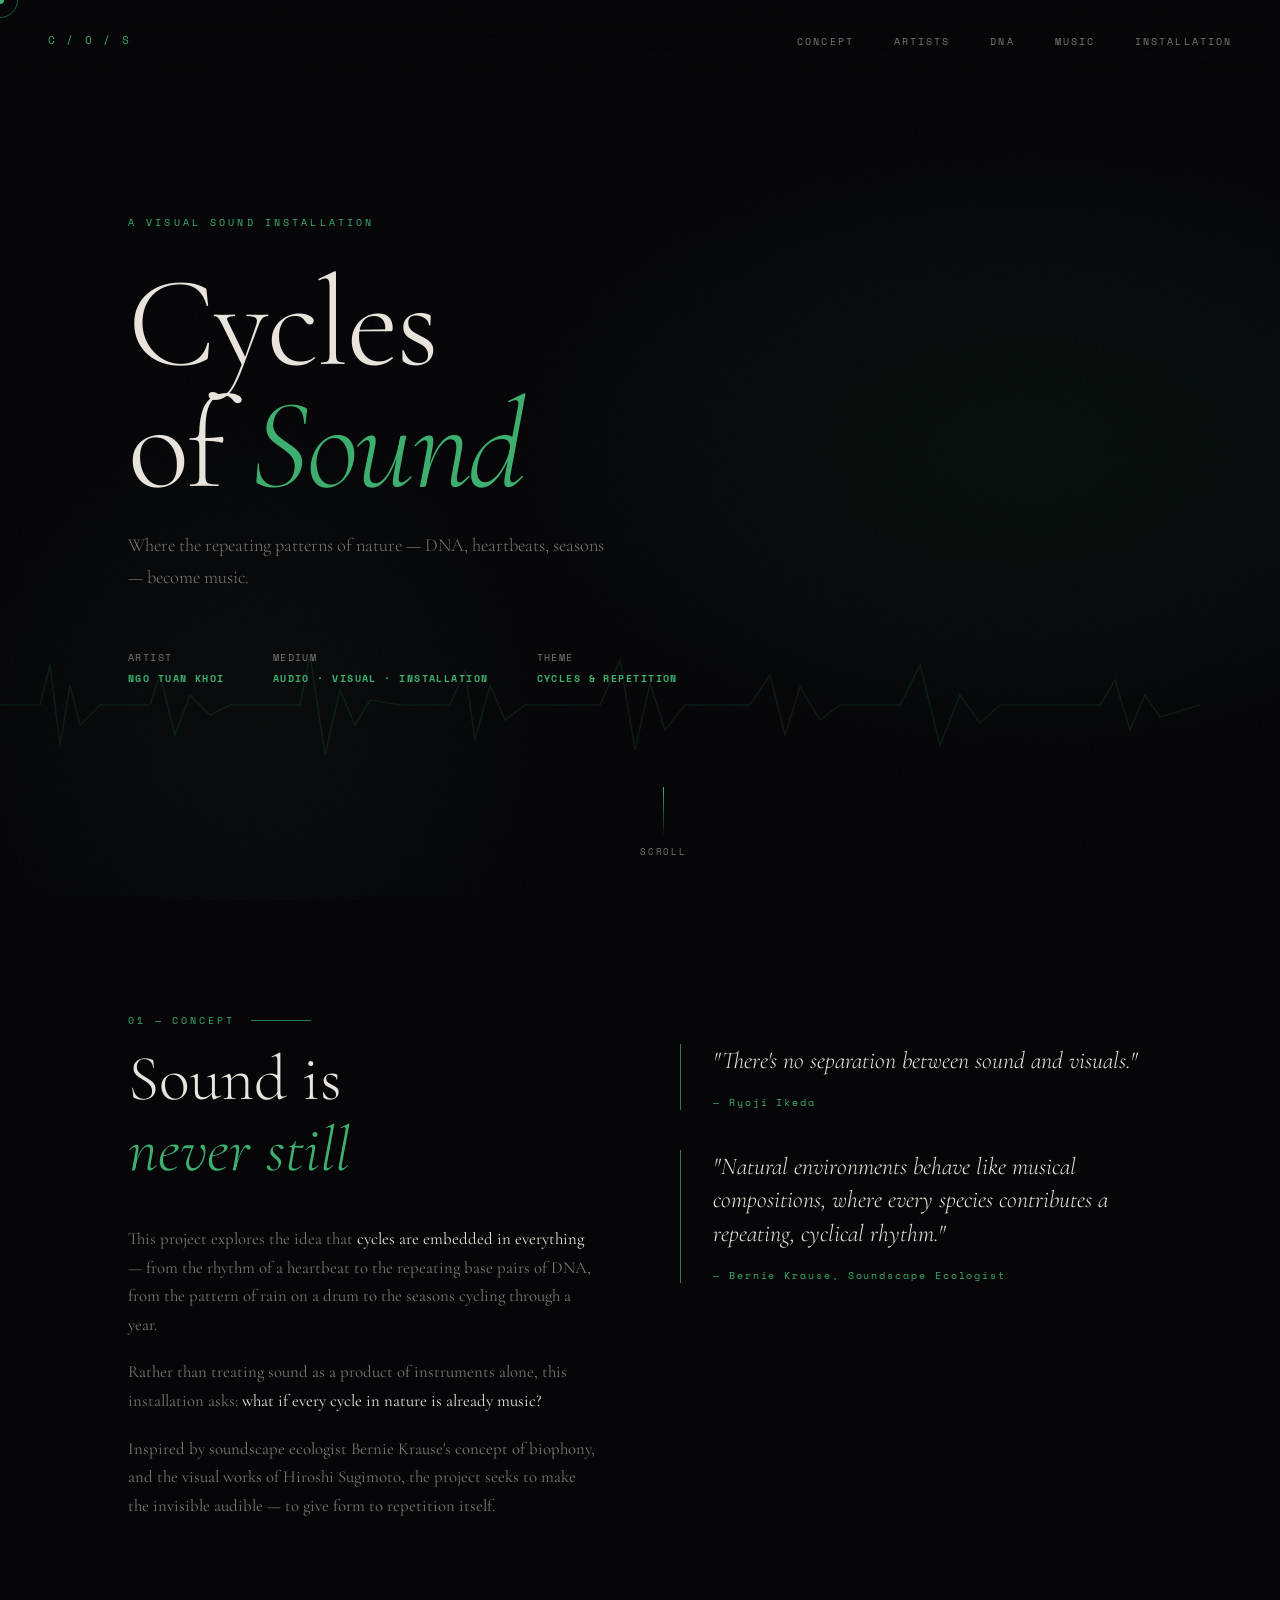
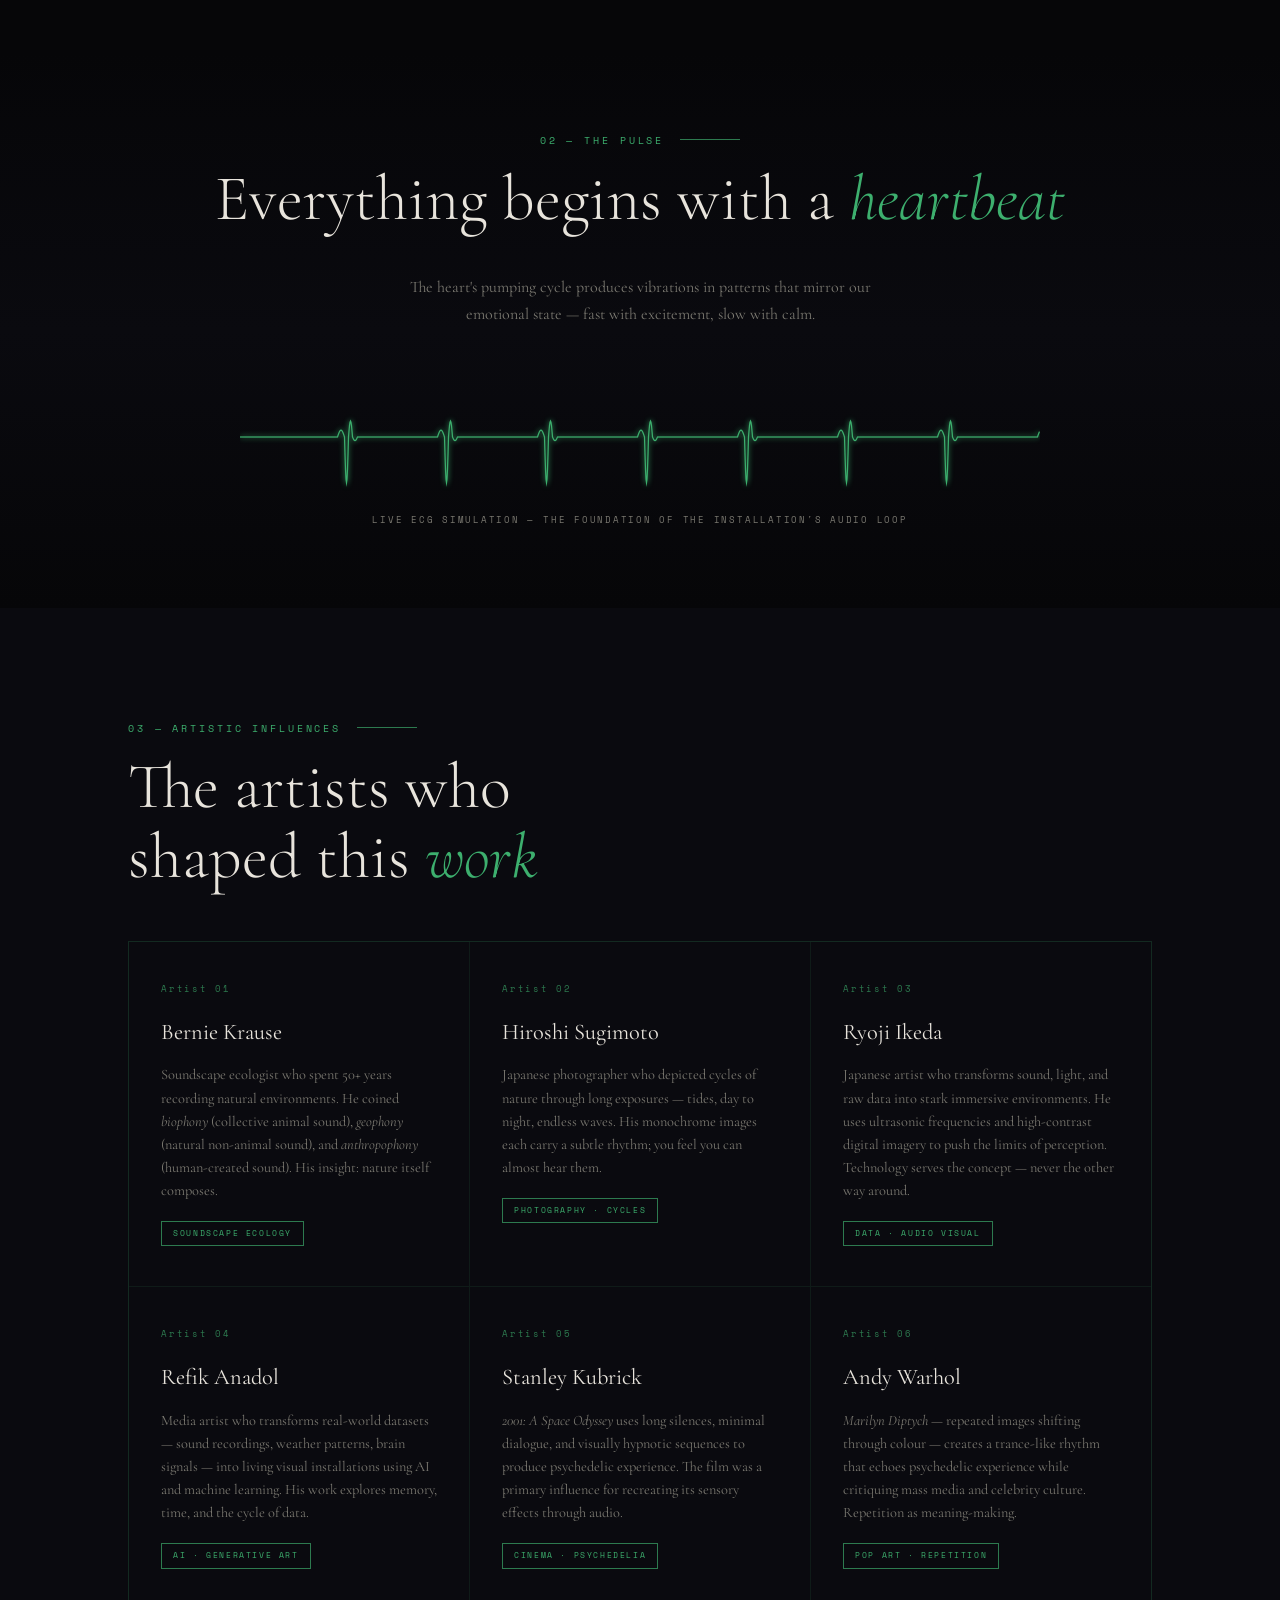
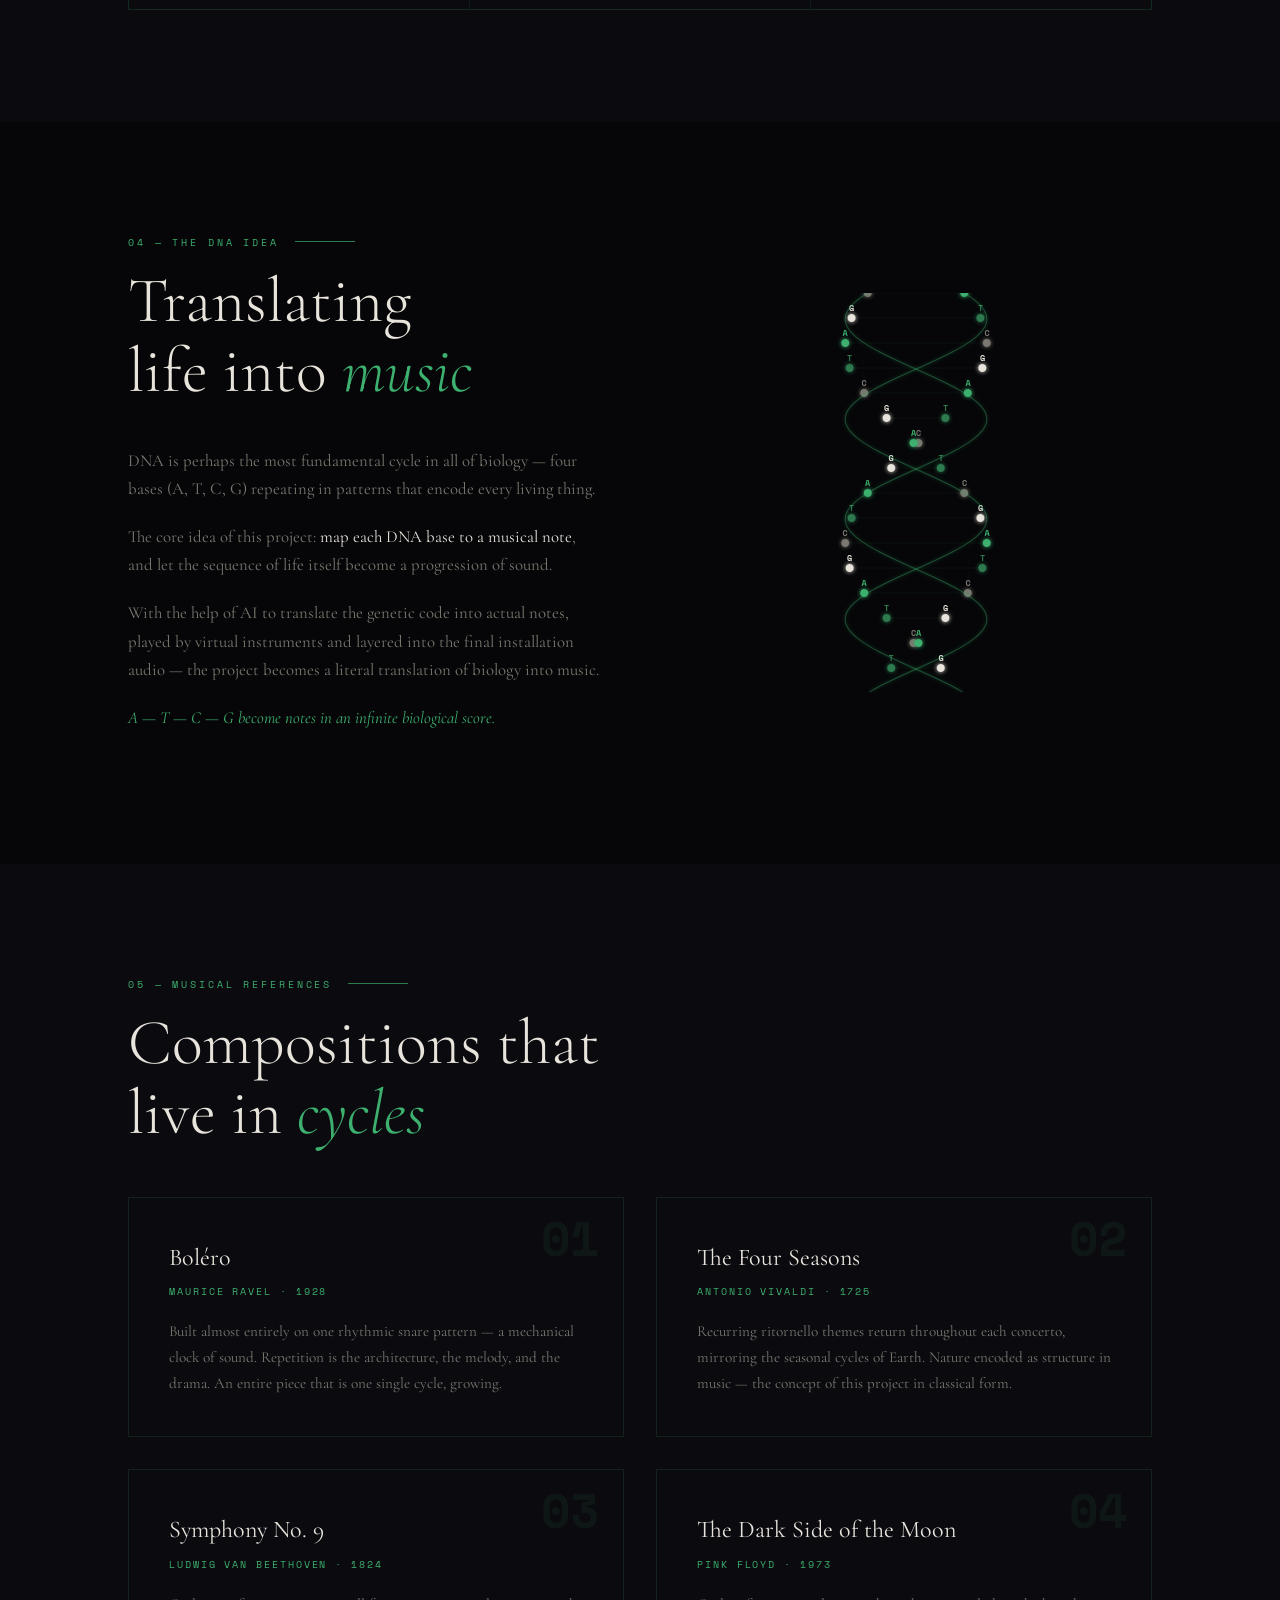
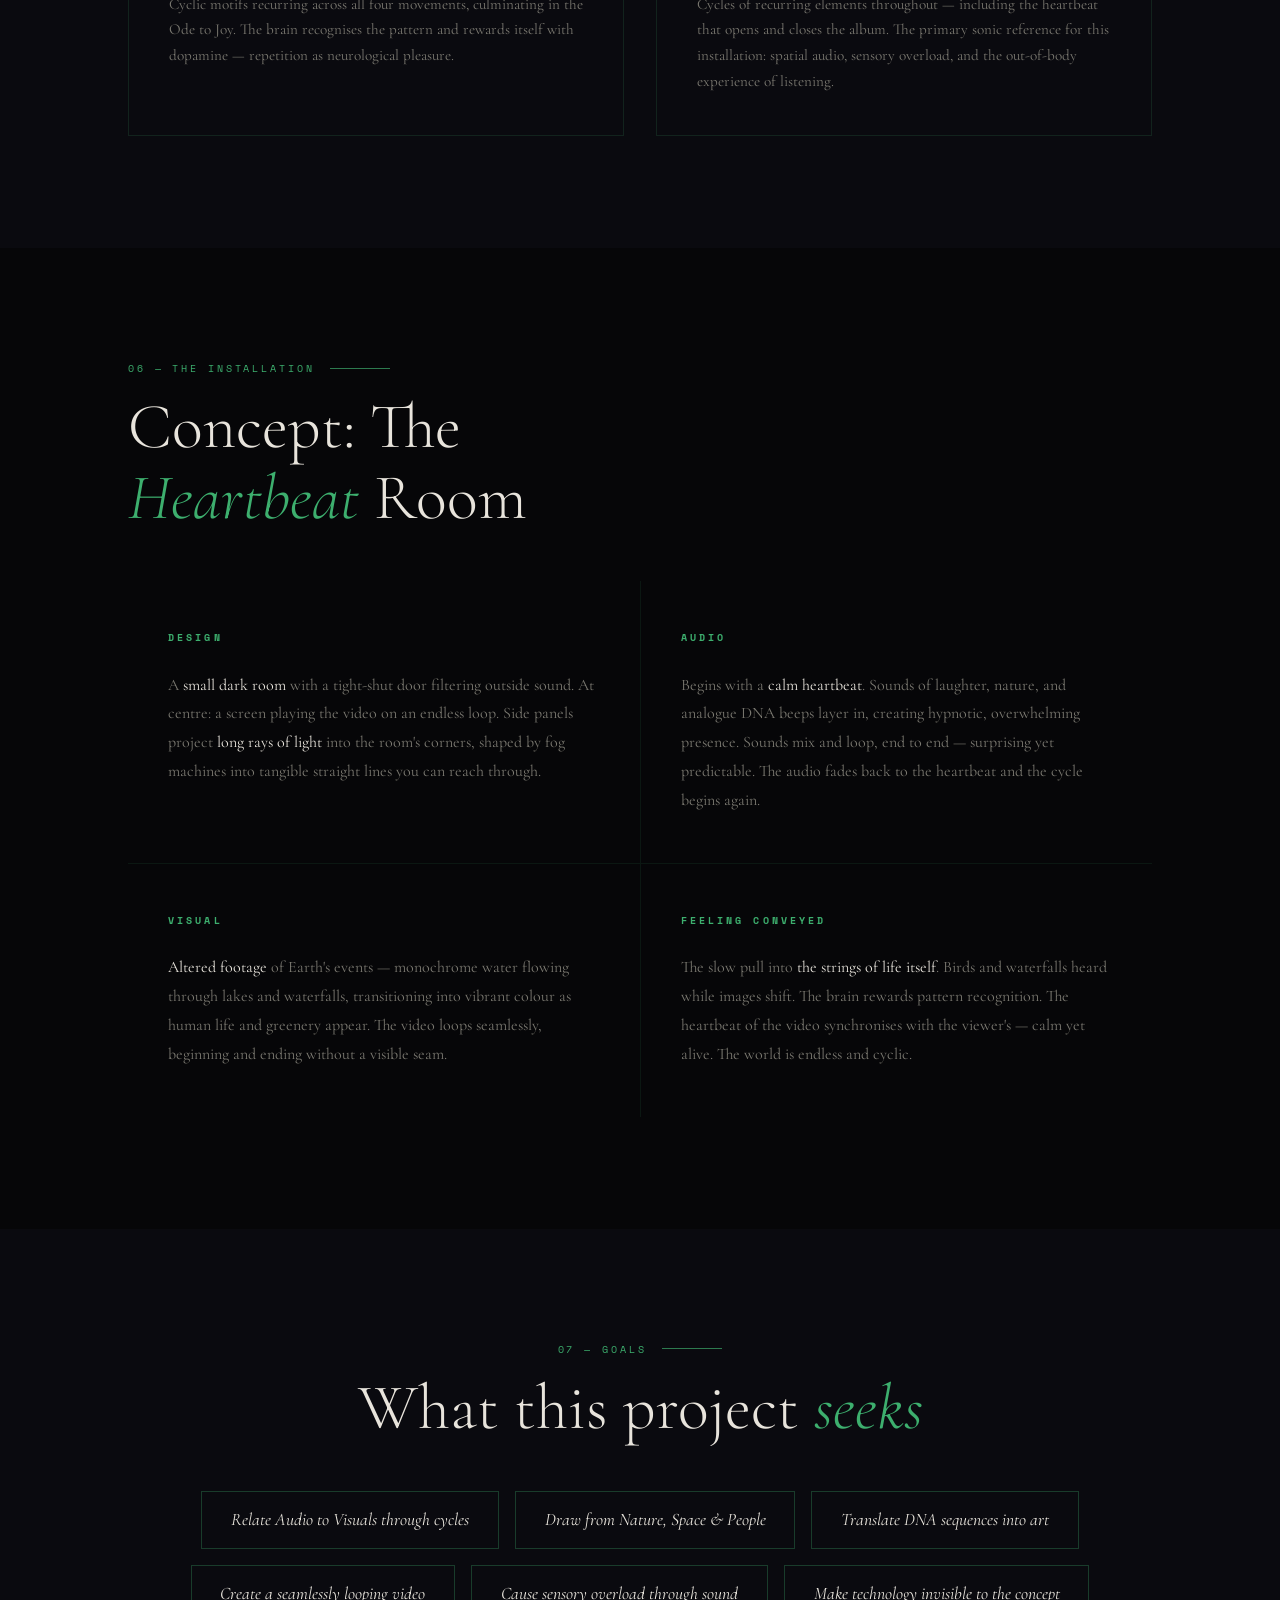
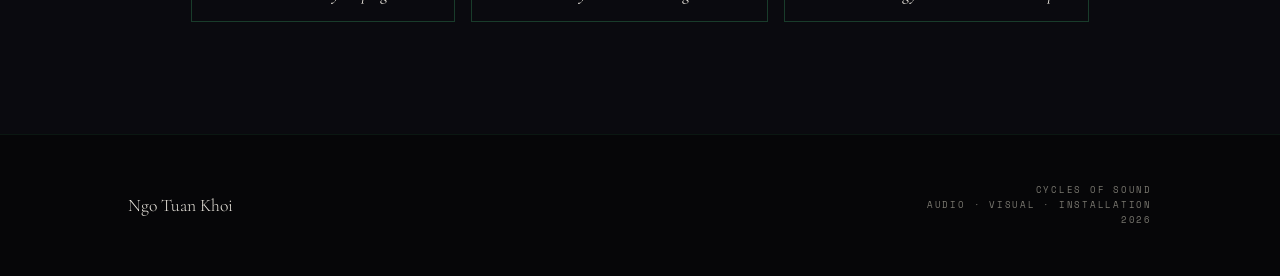
<file: index.html>
<!DOCTYPE html>
<html lang="en">
<head>
  <meta charset="UTF-8" />
  <meta name="viewport" content="width=device-width, initial-scale=1.0"/>
  <title>Cycles of Sound — Ngo Tuan Khoi</title>
  <link rel="preconnect" href="https://fonts.googleapis.com">
  <link href="https://fonts.googleapis.com/css2?family=Cormorant+Garamond:ital,wght@0,300;0,400;0,600;1,300;1,400&family=Space+Mono:wght@400;700&display=swap" rel="stylesheet">
  <link rel="stylesheet" href="style.css">
  <style>
    /* ── index.html only: About section ── */
    #about {
      display: grid;
      grid-template-columns: 1fr 1fr;
      gap: 5rem;
      align-items: start;
    }
    .about-text p {
      color: var(--muted);
      margin-bottom: 1.2rem;
      font-size: 1.05rem;
    }
    .about-text p strong { color: var(--white); font-weight: 400; }
    .about-quote {
      border-left: 1px solid var(--green);
      padding-left: 2rem;
      margin-top: 2rem;
    }
    .about-quote blockquote {
      font-size: 1.5rem;
      font-style: italic;
      font-weight: 300;
      line-height: 1.4;
      color: var(--white);
    }
    .about-quote cite {
      display: block;
      margin-top: 1rem;
      font-family: var(--mono);
      font-size: 0.6rem;
      letter-spacing: 0.2em;
      color: var(--green-bright);
      font-style: normal;
    }
    @media (max-width: 960px) {
      #about { grid-template-columns: 1fr; gap: 3rem; }
    }
  </style>
</head>
<body>

  <!-- Cursor -->
  <div class="cursor" id="cursor"></div>
  <div class="cursor-ring" id="cursorRing"></div>

  <!-- Nav -->
  <nav>
    <div class="nav-logo">C / O / S</div>
    <ul class="nav-links">
      <li><a href="#about">Concept</a></li>
      <li><a href="#sources">Artists</a></li>
      <li><a href="#dna">DNA</a></li>
      <li><a href="#music">Music</a></li>
      <li><a href="#installation">Installation</a></li>
    </ul>
  </nav>

  <!-- ── HERO ── -->
  <section id="hero">
    <div class="hero-bg"></div>
    <svg class="waveform-bg" viewBox="0 0 1200 120" preserveAspectRatio="none" xmlns="http://www.w3.org/2000/svg">
      <polyline points="0,60 40,60 50,20 60,100 70,40 80,80 100,60 150,60 160,30 175,90 190,50 210,70 230,60 300,60 310,10 325,110 340,45 355,80 370,55 400,60 450,60 465,25 475,95 490,40 505,75 525,60 600,60 620,15 635,105 650,38 665,85 685,60 750,60 770,30 785,90 800,42 820,75 840,60 900,60 920,20 940,100 960,50 980,78 1000,60 1100,60 1115,35 1130,85 1145,50 1160,72 1200,60"
        fill="none" stroke="#3daf6e" stroke-width="1.5"/>
    </svg>

    <div class="hero-eyebrow">A Visual Sound Installation</div>
    <h1 class="hero-title">Cycles<br>of <em>Sound</em></h1>
    <p class="hero-sub">Where the repeating patterns of nature — DNA, heartbeats, seasons — become music.</p>
    <div class="hero-meta">
      <div class="hero-meta-item"><span>Artist</span><strong>Ngo Tuan Khoi</strong></div>
      <div class="hero-meta-item"><span>Medium</span><strong>Audio · Visual · Installation</strong></div>
      <div class="hero-meta-item"><span>Theme</span><strong>Cycles &amp; Repetition</strong></div>
    </div>
    <div class="scroll-hint">
      <div class="scroll-line"></div>
      Scroll
    </div>
  </section>

  <!-- ── ABOUT ── -->
  <section id="about">
    <div class="about-text reveal">
      <div class="section-label">01 — Concept</div>
      <h2 class="section-title">Sound is<br><em>never still</em></h2>
      <p>This project explores the idea that <strong>cycles are embedded in everything</strong> — from the rhythm of a heartbeat to the repeating base pairs of DNA, from the pattern of rain on a drum to the seasons cycling through a year.</p>
      <p>Rather than treating sound as a product of instruments alone, this installation asks: <strong>what if every cycle in nature is already music?</strong></p>
      <p>Inspired by soundscape ecologist Bernie Krause's concept of biophony, and the visual works of Hiroshi Sugimoto, the project seeks to make the invisible audible — to give form to repetition itself.</p>
    </div>
    <div class="reveal" style="transition-delay:0.2s">
      <div class="about-quote">
        <blockquote>"There's no separation between sound and visuals."</blockquote>
        <cite>— Ryoji Ikeda</cite>
      </div>
      <div class="about-quote" style="margin-top:2.5rem">
        <blockquote>"Natural environments behave like musical compositions, where every species contributes a repeating, cyclical rhythm."</blockquote>
        <cite>— Bernie Krause, Soundscape Ecologist</cite>
      </div>
    </div>
  </section>

  <!-- ── HEARTBEAT VISUALISER ── -->
  <section id="heartbeat-vis" style="padding:5rem 10vw">
    <div class="reveal" style="text-align:center">
      <div class="section-label" style="justify-content:center">02 — The Pulse</div>
      <h2 class="section-title" style="text-align:center">Everything begins with a <em>heartbeat</em></h2>
      <p style="color:var(--muted);max-width:500px;margin:0 auto;font-size:1rem;">
        The heart's pumping cycle produces vibrations in patterns that mirror our emotional state — fast with excitement, slow with calm.
      </p>
    </div>
    <div class="heartbeat-canvas-wrap reveal" style="transition-delay:0.3s">
      <canvas id="hb"></canvas>
      <div class="hb-label">Live ECG simulation — the foundation of the installation's audio loop</div>
    </div>
  </section>

  <!-- ── SOURCES / ARTISTS ── -->
  <section id="sources">
    <div class="reveal">
      <div class="section-label">03 — Artistic Influences</div>
      <h2 class="section-title">The artists who<br>shaped this <em>work</em></h2>
    </div>
    <div class="sources-grid">
      <div class="source-card reveal">
        <div class="source-num">Artist 01</div>
        <h3>Bernie Krause</h3>
        <p>Soundscape ecologist who spent 50+ years recording natural environments. He coined <em>biophony</em> (collective animal sound), <em>geophony</em> (natural non-animal sound), and <em>anthropophony</em> (human-created sound). His insight: nature itself composes.</p>
        <span class="source-tag">Soundscape Ecology</span>
      </div>
      <div class="source-card reveal" style="transition-delay:0.1s">
        <div class="source-num">Artist 02</div>
        <h3>Hiroshi Sugimoto</h3>
        <p>Japanese photographer who depicted cycles of nature through long exposures — tides, day to night, endless waves. His monochrome images each carry a subtle rhythm; you feel you can almost hear them.</p>
        <span class="source-tag">Photography · Cycles</span>
      </div>
      <div class="source-card reveal" style="transition-delay:0.2s">
        <div class="source-num">Artist 03</div>
        <h3>Ryoji Ikeda</h3>
        <p>Japanese artist who transforms sound, light, and raw data into stark immersive environments. He uses ultrasonic frequencies and high-contrast digital imagery to push the limits of perception. Technology serves the concept — never the other way around.</p>
        <span class="source-tag">Data · Audio Visual</span>
      </div>
      <div class="source-card reveal" style="transition-delay:0.1s">
        <div class="source-num">Artist 04</div>
        <h3>Refik Anadol</h3>
        <p>Media artist who transforms real-world datasets — sound recordings, weather patterns, brain signals — into living visual installations using AI and machine learning. His work explores memory, time, and the cycle of data.</p>
        <span class="source-tag">AI · Generative Art</span>
      </div>
      <div class="source-card reveal" style="transition-delay:0.2s">
        <div class="source-num">Artist 05</div>
        <h3>Stanley Kubrick</h3>
        <p><em>2001: A Space Odyssey</em> uses long silences, minimal dialogue, and visually hypnotic sequences to produce psychedelic experience. The film was a primary influence for recreating its sensory effects through audio.</p>
        <span class="source-tag">Cinema · Psychedelia</span>
      </div>
      <div class="source-card reveal" style="transition-delay:0.3s">
        <div class="source-num">Artist 06</div>
        <h3>Andy Warhol</h3>
        <p><em>Marilyn Diptych</em> — repeated images shifting through colour — creates a trance-like rhythm that echoes psychedelic experience while critiquing mass media and celebrity culture. Repetition as meaning-making.</p>
        <span class="source-tag">Pop Art · Repetition</span>
      </div>
    </div>
  </section>

  <!-- ── DNA ── -->
  <section id="dna">
    <div class="dna-inner">
      <div class="dna-text reveal">
        <div class="section-label">04 — The DNA Idea</div>
        <h2 class="section-title">Translating<br>life into <em>music</em></h2>
        <p>DNA is perhaps the most fundamental cycle in all of biology — four bases (A, T, C, G) repeating in patterns that encode every living thing.</p>
        <p>The core idea of this project: <strong>map each DNA base to a musical note</strong>, and let the sequence of life itself become a progression of sound.</p>
        <p>With the help of AI to translate the genetic code into actual notes, played by virtual instruments and layered into the final installation audio — the project becomes a literal translation of biology into music.</p>
        <p style="font-style:italic;color:var(--green-bright)">A — T — C — G become notes in an infinite biological score.</p>
      </div>
      <div class="dna-vis reveal" style="transition-delay:0.2s">
        <canvas id="dnaCanvas"></canvas>
      </div>
    </div>
  </section>

  <!-- ── MUSIC ── -->
  <section id="music">
    <div class="reveal">
      <div class="section-label">05 — Musical References</div>
      <h2 class="section-title">Compositions that<br>live in <em>cycles</em></h2>
    </div>
    <div class="music-pieces">
      <div class="music-piece reveal">
        <div class="music-piece-num">01</div>
        <h3>Boléro</h3>
        <div class="composer">Maurice Ravel · 1928</div>
        <p>Built almost entirely on one rhythmic snare pattern — a mechanical clock of sound. Repetition is the architecture, the melody, and the drama. An entire piece that is one single cycle, growing.</p>
      </div>
      <div class="music-piece reveal" style="transition-delay:0.1s">
        <div class="music-piece-num">02</div>
        <h3>The Four Seasons</h3>
        <div class="composer">Antonio Vivaldi · 1725</div>
        <p>Recurring ritornello themes return throughout each concerto, mirroring the seasonal cycles of Earth. Nature encoded as structure in music — the concept of this project in classical form.</p>
      </div>
      <div class="music-piece reveal" style="transition-delay:0.15s">
        <div class="music-piece-num">03</div>
        <h3>Symphony No. 9</h3>
        <div class="composer">Ludwig van Beethoven · 1824</div>
        <p>Cyclic motifs recurring across all four movements, culminating in the Ode to Joy. The brain recognises the pattern and rewards itself with dopamine — repetition as neurological pleasure.</p>
      </div>
      <div class="music-piece reveal" style="transition-delay:0.2s">
        <div class="music-piece-num">04</div>
        <h3>The Dark Side of the Moon</h3>
        <div class="composer">Pink Floyd · 1973</div>
        <p>Cycles of recurring elements throughout — including the heartbeat that opens and closes the album. The primary sonic reference for this installation: spatial audio, sensory overload, and the out-of-body experience of listening.</p>
      </div>
    </div>
  </section>

  <!-- ── INSTALLATION ── -->
  <section id="installation">
    <div class="reveal">
      <div class="section-label">06 — The Installation</div>
      <h2 class="section-title">Concept: The<br><em>Heartbeat</em> Room</h2>
    </div>
    <div class="install-grid">
      <div class="install-cell reveal">
        <h3>Design</h3>
        <p>A <strong>small dark room</strong> with a tight-shut door filtering outside sound. At centre: a screen playing the video on an endless loop. Side panels project <strong>long rays of light</strong> into the room's corners, shaped by fog machines into tangible straight lines you can reach through.</p>
      </div>
      <div class="install-cell reveal" style="transition-delay:0.1s">
        <h3>Audio</h3>
        <p>Begins with a <strong>calm heartbeat</strong>. Sounds of laughter, nature, and analogue DNA beeps layer in, creating hypnotic, overwhelming presence. Sounds mix and loop, end to end — surprising yet predictable. The audio fades back to the heartbeat and the cycle begins again.</p>
      </div>
      <div class="install-cell reveal" style="transition-delay:0.15s">
        <h3>Visual</h3>
        <p><strong>Altered footage</strong> of Earth's events — monochrome water flowing through lakes and waterfalls, transitioning into vibrant colour as human life and greenery appear. The video loops seamlessly, beginning and ending without a visible seam.</p>
      </div>
      <div class="install-cell reveal" style="transition-delay:0.2s">
        <h3>Feeling Conveyed</h3>
        <p>The slow pull into <strong>the strings of life itself</strong>. Birds and waterfalls heard while images shift. The brain rewards pattern recognition. The heartbeat of the video synchronises with the viewer's — calm yet alive. The world is endless and cyclic.</p>
      </div>
    </div>
  </section>

  <!-- ── GOALS ── -->
  <section id="goals">
    <div class="reveal">
      <div class="section-label" style="justify-content:center">07 — Goals</div>
      <h2 class="section-title">What this project <em>seeks</em></h2>
    </div>
    <ul class="goals-list reveal" style="transition-delay:0.2s">
      <li>Relate Audio to Visuals through cycles</li>
      <li>Draw from Nature, Space &amp; People</li>
      <li>Translate DNA sequences into art</li>
      <li>Create a seamlessly looping video</li>
      <li>Cause sensory overload through sound</li>
      <li>Make technology invisible to the concept</li>
    </ul>
  </section>

  <!-- ── FOOTER ── -->
  <footer>
    <div class="footer-name">Ngo Tuan Khoi</div>
    <div class="footer-meta">
      Cycles of Sound<br>
      Audio · Visual · Installation<br>
      2026
    </div>
  </footer>

  <script>
    // ── Cursor ──
    const cursor = document.getElementById('cursor');
    const ring   = document.getElementById('cursorRing');
    let mx=0, my=0, rx=0, ry=0;
    document.addEventListener('mousemove', e => { mx=e.clientX; my=e.clientY; cursor.style.left=mx+'px'; cursor.style.top=my+'px'; });
    (function animateRing() {
      rx += (mx-rx)*0.12; ry += (my-ry)*0.12;
      ring.style.left=rx+'px'; ring.style.top=ry+'px';
      requestAnimationFrame(animateRing);
    })();

    // ── Scroll reveal ──
    const obs = new IntersectionObserver(entries => {
      entries.forEach(e => { if(e.isIntersecting) { e.target.classList.add('visible'); obs.unobserve(e.target); } });
    }, { threshold: 0.12 });
    document.querySelectorAll('.reveal').forEach(el => obs.observe(el));

    // ── Heartbeat Canvas ──
    (function() {
      const canvas = document.getElementById('hb');
      const ctx = canvas.getContext('2d');
      let w, h, t=0;
      function resize() { w=canvas.width=canvas.offsetWidth*2; h=canvas.height=240; }
      resize();
      window.addEventListener('resize', resize);

      function ecgY(x) {
        const period = 200;
        const phase  = (x % period) / period;
        if      (phase < 0.35) return 0;
        else if (phase < 0.42) return -Math.sin((phase-0.35)/0.07*Math.PI)*0.15;
        else if (phase < 0.46) return  Math.sin((phase-0.42)/0.04*Math.PI)*1.0;
        else if (phase < 0.50) return -Math.sin((phase-0.46)/0.04*Math.PI)*0.35;
        else if (phase < 0.55) return  Math.sin((phase-0.50)/0.05*Math.PI)*0.08;
        else return 0;
      }

      function draw() {
        ctx.clearRect(0,0,w,h);
        const mid = h/2;
        const amp = h*0.38;

        // glow
        ctx.shadowColor = '#3daf6e';
        ctx.shadowBlur  = 12;
        ctx.strokeStyle = '#3daf6e';
        ctx.lineWidth   = 2.5;
        ctx.beginPath();
        for(let px=0; px<w; px++) {
          const xPhase = px + t;
          const y = mid + ecgY(xPhase) * amp;
          px===0 ? ctx.moveTo(px,y) : ctx.lineTo(px,y);
        }
        ctx.stroke();
        ctx.shadowBlur=0;

        // dim trailing line
        ctx.strokeStyle='rgba(61,175,110,0.1)';
        ctx.lineWidth=1;
        ctx.beginPath();
        ctx.moveTo(0,mid); ctx.lineTo(w,mid);
        ctx.stroke();

        t -= 2.5;
        requestAnimationFrame(draw);
      }
      draw();
    })();

    // ── DNA helix canvas ──
    (function() {
      const canvas = document.getElementById('dnaCanvas');
      if(!canvas) return;
      const ctx = canvas.getContext('2d');
      let w, h, t=0;
      function resize() { w=canvas.width=canvas.offsetWidth*2||600; h=canvas.height=canvas.offsetHeight*2||800; }
      resize();
      window.addEventListener('resize', resize);

      const bases = ['A','T','C','G'];
      const colors = { A:'#3daf6e', T:'#2d7a4f', C:'#7a7870', G:'#e8e4dc' };

      function draw() {
        ctx.clearRect(0,0,w,h);
        const cx = w/2, numPairs=16, pairH=h/numPairs;

        for(let i=0;i<numPairs;i++) {
          const y     = i*pairH + (t%pairH);
          const angle = (i/numPairs)*Math.PI*2 + t*0.015;
          const wave  = Math.sin(angle)*cx*0.3;

          const x1 = cx + wave;
          const x2 = cx - wave;
          const base1 = bases[i%4];
          const base2 = bases[(i+2)%4]; // complementary

          // connector
          ctx.strokeStyle='rgba(61,175,110,0.15)';
          ctx.lineWidth=1;
          ctx.beginPath(); ctx.moveTo(x1,y); ctx.lineTo(x2,y); ctx.stroke();

          // left node
          ctx.beginPath();
          ctx.arc(x1,y,8,0,Math.PI*2);
          ctx.fillStyle=colors[base1];
          ctx.shadowColor=colors[base1]; ctx.shadowBlur=10;
          ctx.fill(); ctx.shadowBlur=0;

          // right node
          ctx.beginPath();
          ctx.arc(x2,y,8,0,Math.PI*2);
          ctx.fillStyle=colors[base2];
          ctx.shadowColor=colors[base2]; ctx.shadowBlur=10;
          ctx.fill(); ctx.shadowBlur=0;

          // labels
          ctx.font=`bold ${Math.round(w*0.018)}px Space Mono, monospace`;
          ctx.fillStyle=colors[base1]; ctx.textAlign='center';
          ctx.fillText(base1,x1,y-14);
          ctx.fillStyle=colors[base2];
          ctx.fillText(base2,x2,y-14);
        }

        // strand curves
        ctx.shadowColor='#3daf6e'; ctx.shadowBlur=8;
        ctx.strokeStyle='rgba(61,175,110,0.4)';
        ctx.lineWidth=2;
        for(const side of [1,-1]) {
          ctx.beginPath();
          for(let py=0;py<h;py+=3) {
            const a=(py/h)*Math.PI*4+t*0.015;
            const px=cx+Math.sin(a)*cx*0.3*side;
            py===0?ctx.moveTo(px,py):ctx.lineTo(px,py);
          }
          ctx.stroke();
        }
        ctx.shadowBlur=0;

        t+=1;
        requestAnimationFrame(draw);
      }
      draw();
    })();
  </script>
</body>
</html>
</file>
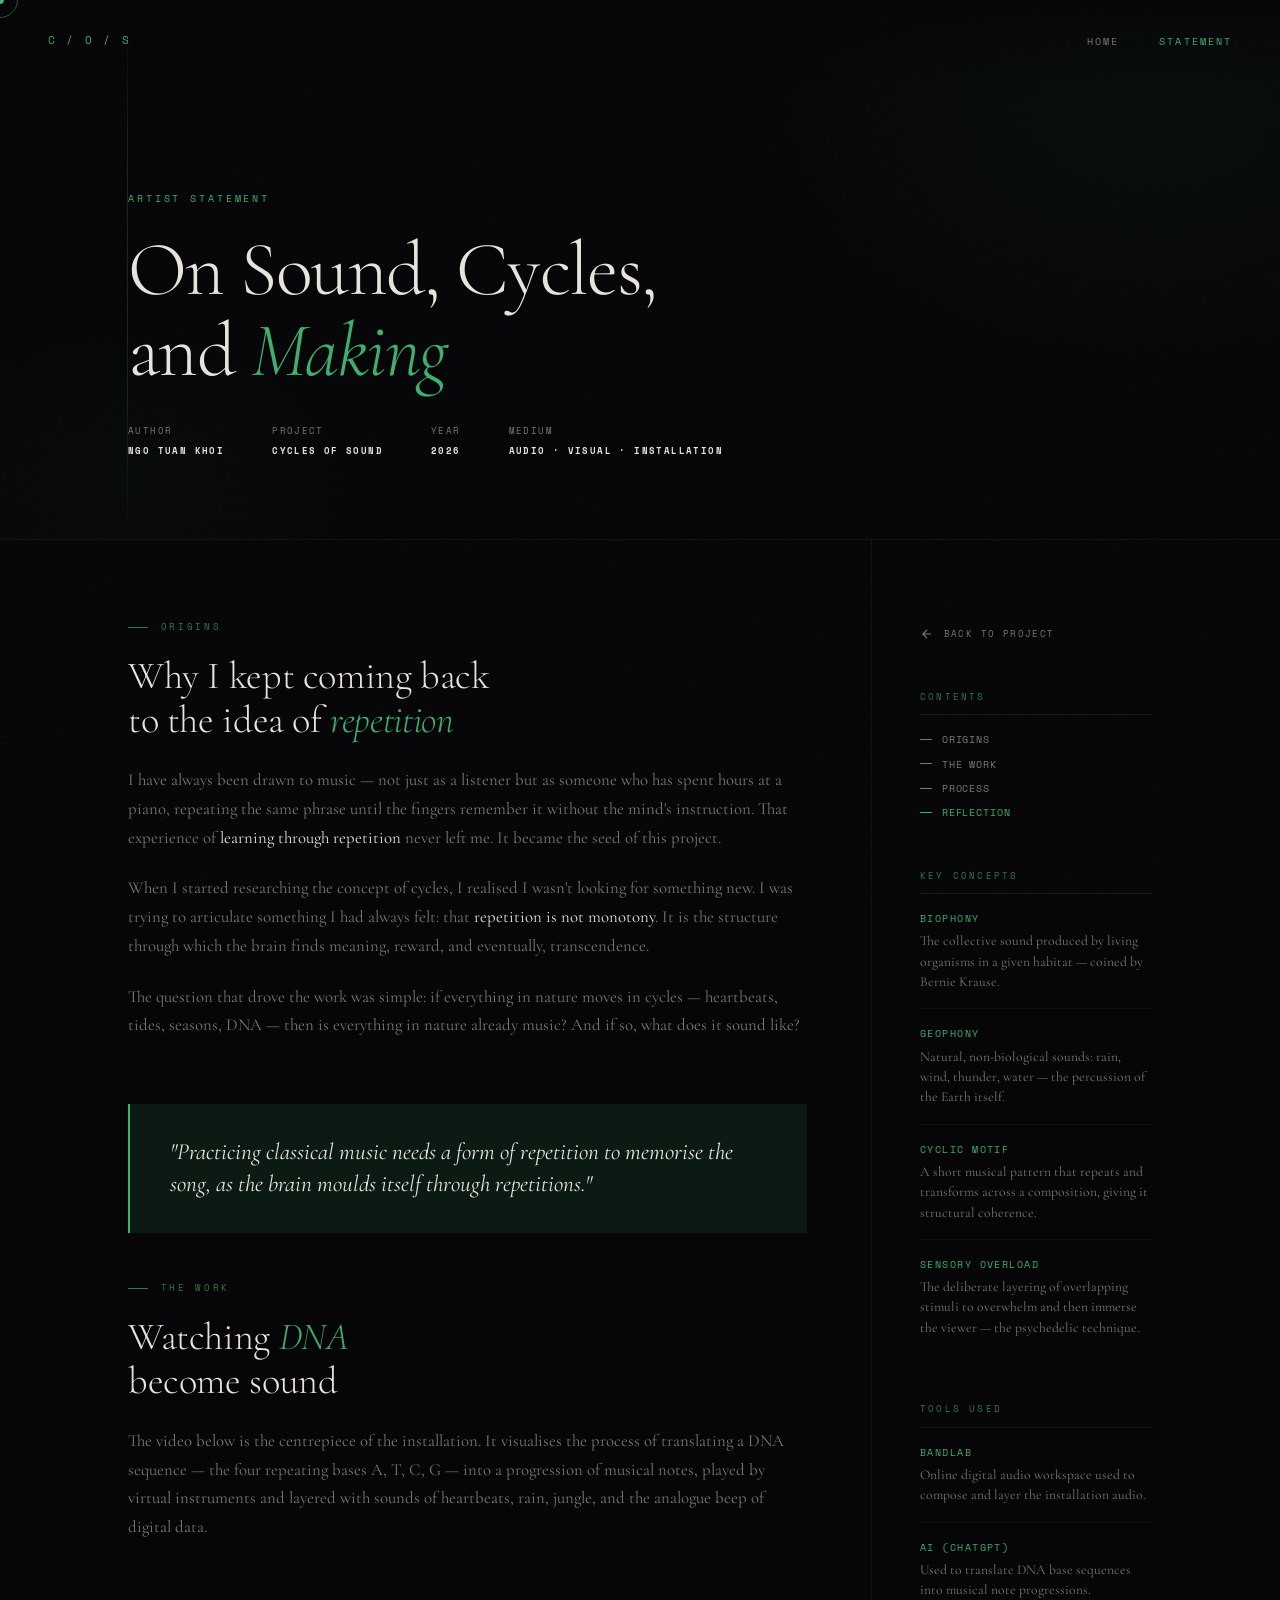
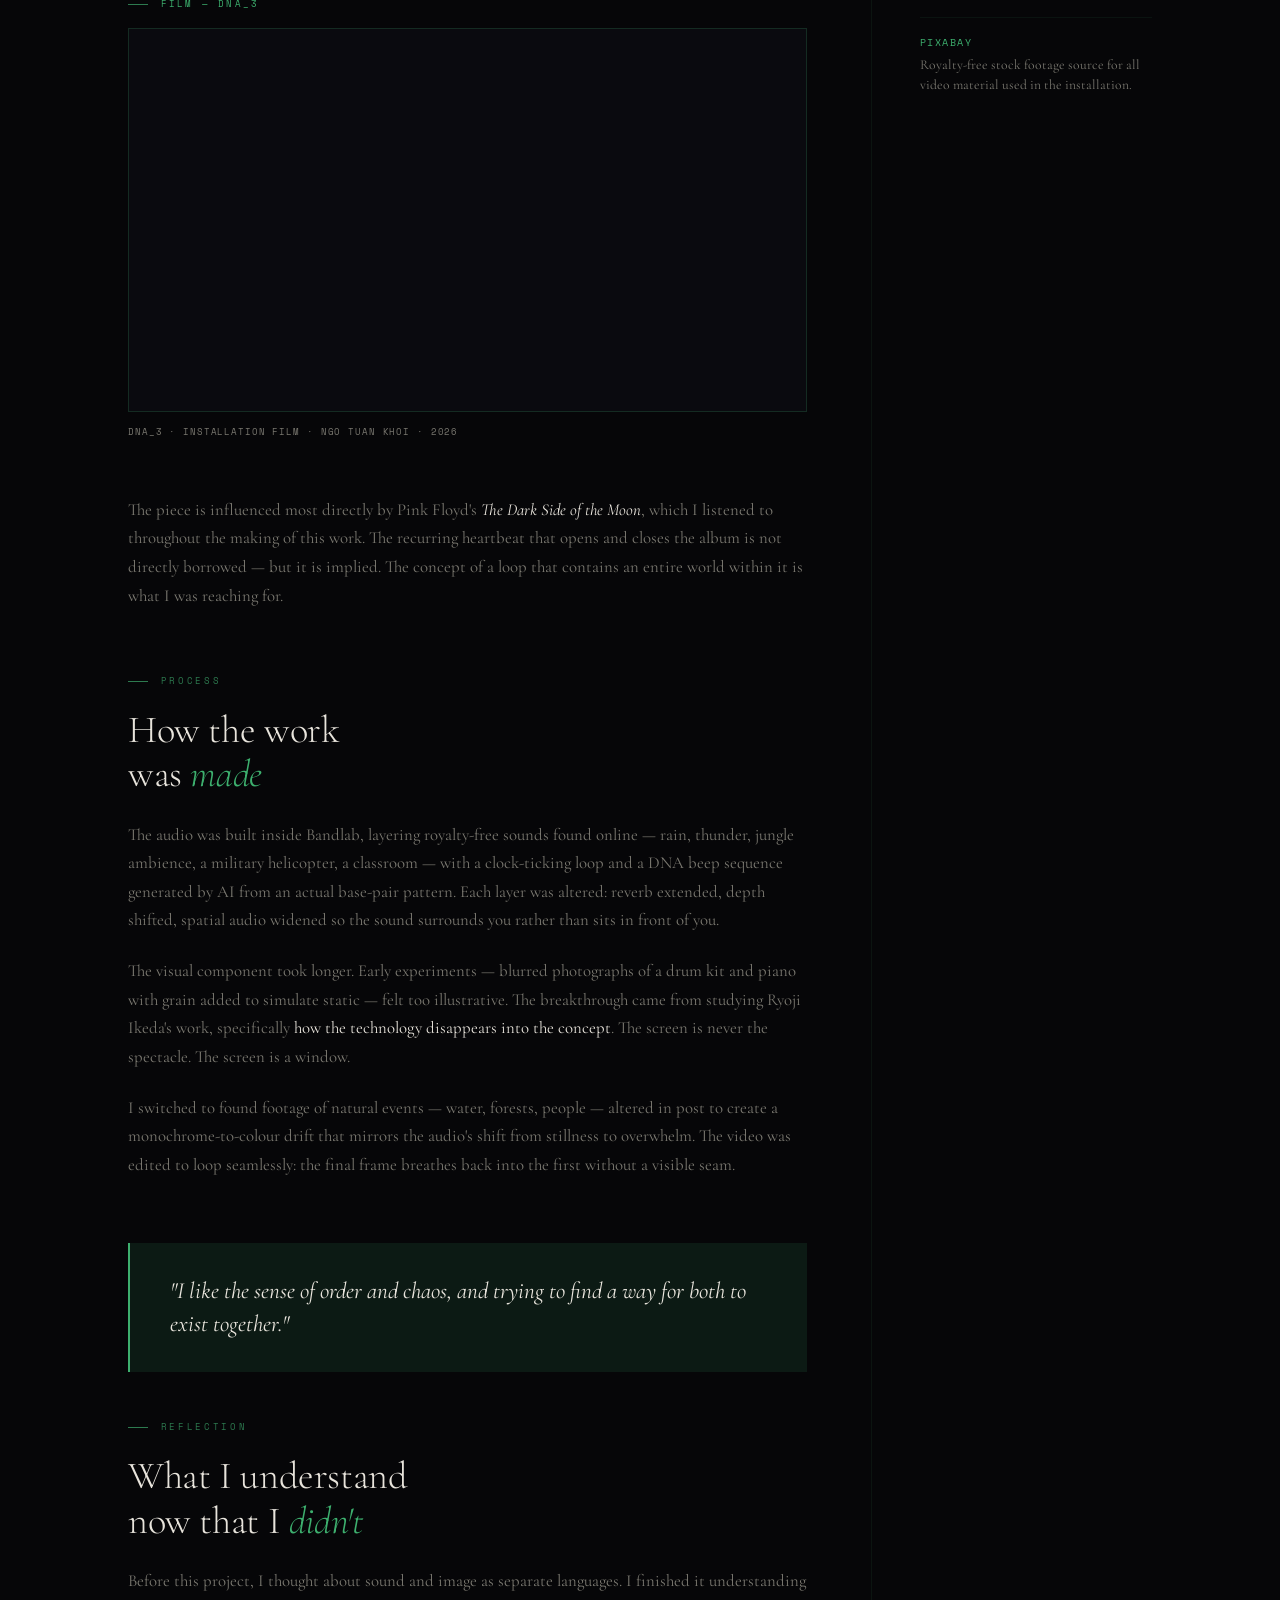
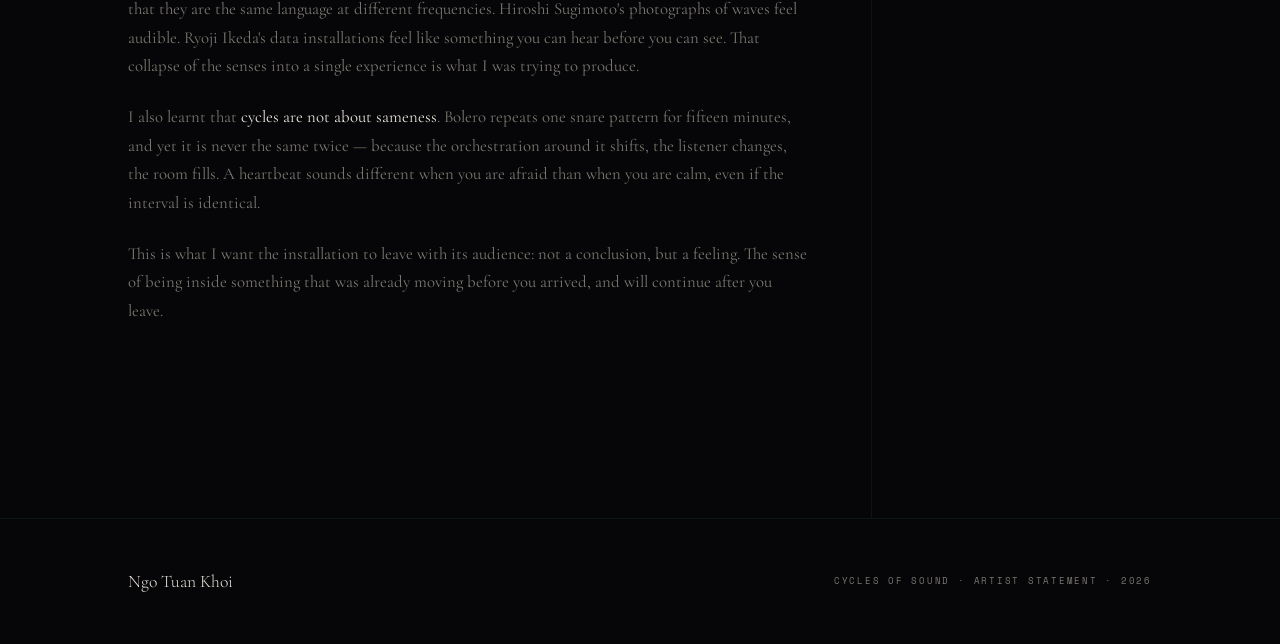
<file: statement.html>
<!DOCTYPE html>
<html lang="en">
<head>
  <meta charset="UTF-8" />
  <meta name="viewport" content="width=device-width, initial-scale=1.0"/>
  <title>Artist Statement — Cycles of Sound</title>
  <link rel="preconnect" href="https://fonts.googleapis.com">
  <link href="https://fonts.googleapis.com/css2?family=Cormorant+Garamond:ital,wght@0,300;0,400;0,600;1,300;1,400&family=Space+Mono:wght@400;700&display=swap" rel="stylesheet">
  <link rel="stylesheet" href="style.css">
</head>
<body>

  <div class="cursor" id="cursor"></div>
  <div class="cursor-ring" id="cursorRing"></div>

  <!-- ── NAV ── -->
  <nav>
    <a class="nav-logo" href="index.html">C / O / S</a>
    <ul class="nav-links">
      <li><a href="index.html">Home</a></li>
      <li><a href="statement.html" class="active">Statement</a></li>
    </ul>
  </nav>

  <!-- ── HEADER ── -->
  <header>
    <div class="header-bg"></div>
    <div class="header-rule"></div>
    <div class="header-eyebrow">Artist Statement</div>
    <h1 class="page-title">On Sound, Cycles,<br>and <em>Making</em></h1>
    <div class="header-meta">
      <div class="meta-item"><span>Author</span><strong>Ngo Tuan Khoi</strong></div>
      <div class="meta-item"><span>Project</span><strong>Cycles of Sound</strong></div>
      <div class="meta-item"><span>Year</span><strong>2026</strong></div>
      <div class="meta-item"><span>Medium</span><strong>Audio · Visual · Installation</strong></div>
    </div>
  </header>

  <!-- ── BODY ── -->
  <div class="page-body">

    <!-- ── ARTICLE ── -->
    <article>

      <!-- SECTION 1 -->
      <div class="article-section reveal" id="s-origins">
        <div class="article-section-label">Origins</div>
        <h2 class="article-h2">Why I kept coming back<br>to the idea of <em>repetition</em></h2>
        <div class="article-body">
          <p>I have always been drawn to music — not just as a listener but as someone who has spent hours at a piano, repeating the same phrase until the fingers remember it without the mind's instruction. That experience of <strong>learning through repetition</strong> never left me. It became the seed of this project.</p>
          <p>When I started researching the concept of cycles, I realised I wasn't looking for something new. I was trying to articulate something I had always felt: that <strong>repetition is not monotony</strong>. It is the structure through which the brain finds meaning, reward, and eventually, transcendence.</p>
          <p>The question that drove the work was simple: if everything in nature moves in cycles — heartbeats, tides, seasons, DNA — then is everything in nature already music? And if so, what does it sound like?</p>
        </div>
      </div>

      <!-- PULL QUOTE -->
      <div class="pull-quote reveal">
        <p>"Practicing classical music needs a form of repetition to memorise the song, as the brain moulds itself through repetitions."</p>
      </div>

      <!-- SECTION 2: VIDEO -->
      <div class="article-section reveal" id="s-film">
        <div class="article-section-label">The Work</div>
        <h2 class="article-h2">Watching <em>DNA</em><br>become sound</h2>
        <div class="article-body">
          <p>The video below is the centrepiece of the installation. It visualises the process of translating a DNA sequence — the four repeating bases A, T, C, G — into a progression of musical notes, played by virtual instruments and layered with sounds of heartbeats, rain, jungle, and the analogue beep of digital data.</p>
        </div>

        <!-- ─── VIDEO EMBED ───────────────────────────────────────────────────
             HOW TO UPDATE:
             1. Upload your video to YouTube (set to Unlisted)
             2. Copy the video ID from the URL — e.g. youtube.com/watch?v=XXXXXXXXXXX
             3. Replace YOUR_YOUTUBE_ID_HERE below with that ID
             4. Save and re-upload this file to GitHub
        ──────────────────────────────────────────────────────────────────── -->
        <div class="video-section">
          <div class="video-label">Film — Dna_3</div>
          <div class="video-wrapper" id="videoWrap">


            <!-- UNCOMMENT THIS and replace YOUR_YOUTUBE_ID_HERE once you have the ID:   -->
            <iframe
              src="https://www.youtube.com/embed/0RQABZN6G24?"
              title="Cycles of Sound — DNA Film"
              allow="accelerometer; autoplay; clipboard-write; encrypted-media; gyroscope; picture-in-picture"
              allowfullscreen>
            </iframe>
         

          </div>
          <div class="video-caption">Dna_3 · Installation film · Ngo Tuan Khoi · 2026</div>
        </div>

        <div class="article-body">
          <p>The piece is influenced most directly by Pink Floyd's <em>The Dark Side of the Moon</em>, which I listened to throughout the making of this work. The recurring heartbeat that opens and closes the album is not directly borrowed — but it is implied. The concept of a loop that contains an entire world within it is what I was reaching for.</p>
        </div>
      </div>

      <!-- SECTION 3 -->
      <div class="article-section reveal" id="s-process">
        <div class="article-section-label">Process</div>
        <h2 class="article-h2">How the work<br>was <em>made</em></h2>
        <div class="article-body">
          <p>The audio was built inside Bandlab, layering royalty-free sounds found online — rain, thunder, jungle ambience, a military helicopter, a classroom — with a clock-ticking loop and a DNA beep sequence generated by AI from an actual base-pair pattern. Each layer was altered: reverb extended, depth shifted, spatial audio widened so the sound surrounds you rather than sits in front of you.</p>
          <p>The visual component took longer. Early experiments — blurred photographs of a drum kit and piano with grain added to simulate static — felt too illustrative. The breakthrough came from studying Ryoji Ikeda's work, specifically <strong>how the technology disappears into the concept</strong>. The screen is never the spectacle. The screen is a window.</p>
          <p>I switched to found footage of natural events — water, forests, people — altered in post to create a monochrome-to-colour drift that mirrors the audio's shift from stillness to overwhelm. The video was edited to loop seamlessly: the final frame breathes back into the first without a visible seam.</p>
        </div>
      </div>

      <!-- PULL QUOTE 2 -->
      <div class="pull-quote reveal">
        <p>"I like the sense of order and chaos, and trying to find a way for both to exist together."</p>
      </div>

      <!-- SECTION 4 -->
      <div class="article-section reveal" id="s-reflection">
        <div class="article-section-label">Reflection</div>
        <h2 class="article-h2">What I understand<br>now that I <em>didn't</em></h2>
        <div class="article-body">
          <p>Before this project, I thought about sound and image as separate languages. I finished it understanding that they are the same language at different frequencies. Hiroshi Sugimoto's photographs of waves feel audible. Ryoji Ikeda's data installations feel like something you can hear before you can see. That collapse of the senses into a single experience is what I was trying to produce.</p>
          <p>I also learnt that <strong>cycles are not about sameness</strong>. Bolero repeats one snare pattern for fifteen minutes, and yet it is never the same twice — because the orchestration around it shifts, the listener changes, the room fills. A heartbeat sounds different when you are afraid than when you are calm, even if the interval is identical.</p>
          <p>This is what I want the installation to leave with its audience: not a conclusion, but a feeling. The sense of being inside something that was already moving before you arrived, and will continue after you leave.</p>
        </div>
      </div>

    </article>

    <!-- ── SIDEBAR ── -->
    <aside>

      <a class="back-link" href="index.html">
        <svg viewBox="0 0 24 24" fill="none" stroke="currentColor" stroke-width="2"><path d="M19 12H5M12 5l-7 7 7 7"/></svg>
        Back to project
      </a>

      <div class="aside-block">
        <div class="aside-label">Contents</div>
        <ul class="toc" id="toc">
          <li><a href="#s-origins">Origins</a></li>
          <li><a href="#s-film">The Work</a></li>
          <li><a href="#s-process">Process</a></li>
          <li><a href="#s-reflection">Reflection</a></li>
        </ul>
      </div>

      <div class="aside-block">
        <div class="aside-label">Key Concepts</div>
        <ul class="key-terms">
          <li>
            <span class="key-term-word">Biophony</span>
            <p>The collective sound produced by living organisms in a given habitat — coined by Bernie Krause.</p>
          </li>
          <li>
            <span class="key-term-word">Geophony</span>
            <p>Natural, non-biological sounds: rain, wind, thunder, water — the percussion of the Earth itself.</p>
          </li>
          <li>
            <span class="key-term-word">Cyclic Motif</span>
            <p>A short musical pattern that repeats and transforms across a composition, giving it structural coherence.</p>
          </li>
          <li>
            <span class="key-term-word">Sensory Overload</span>
            <p>The deliberate layering of overlapping stimuli to overwhelm and then immerse the viewer — the psychedelic technique.</p>
          </li>
        </ul>
      </div>

      <div class="aside-block">
        <div class="aside-label">Tools Used</div>
        <ul class="key-terms">
          <li><span class="key-term-word">Bandlab</span><p>Online digital audio workspace used to compose and layer the installation audio.</p></li>
          <li><span class="key-term-word">AI (ChatGPT)</span><p>Used to translate DNA base sequences into musical note progressions.</p></li>
          <li><span class="key-term-word">Pixabay</span><p>Royalty-free stock footage source for all video material used in the installation.</p></li>
        </ul>
      </div>

    </aside>
  </div>

  <!-- ── FOOTER ── -->
  <footer>
    <div class="footer-name">Ngo Tuan Khoi</div>
    <div class="footer-meta">Cycles of Sound · Artist Statement · 2026</div>
  </footer>

  <script>
    // Cursor
    const cursor = document.getElementById('cursor');
    const ring   = document.getElementById('cursorRing');
    let mx=0, my=0, rx=0, ry=0;
    document.addEventListener('mousemove', e => { mx=e.clientX; my=e.clientY; cursor.style.left=mx+'px'; cursor.style.top=my+'px'; });
    (function loop(){ rx+=(mx-rx)*0.12; ry+=(my-ry)*0.12; ring.style.left=rx+'px'; ring.style.top=ry+'px'; requestAnimationFrame(loop); })();

    // Scroll reveal
    const obs = new IntersectionObserver(entries => {
      entries.forEach(e => { if(e.isIntersecting){ e.target.classList.add('visible'); obs.unobserve(e.target); } });
    }, { threshold: 0.1 });
    document.querySelectorAll('.reveal').forEach(el => obs.observe(el));

    // Active TOC link on scroll
    const sections = document.querySelectorAll('.article-section[id]');
    const tocLinks = document.querySelectorAll('.toc a');
    const tocObs = new IntersectionObserver(entries => {
      entries.forEach(e => {
        if(e.isIntersecting){
          tocLinks.forEach(a => a.classList.remove('active'));
          const link = document.querySelector(`.toc a[href="#${e.target.id}"]`);
          if(link) link.classList.add('active');
        }
      });
    }, { rootMargin: '-30% 0px -60% 0px' });
    sections.forEach(s => tocObs.observe(s));
  </script>
</body>
</html>
</file>
<file: style.css>
/* ============================================================
   CYCLES OF SOUND — Ngo Tuan Khoi
   Shared stylesheet · style.css
   ============================================================

   TABLE OF CONTENTS
   1.  Reset & Variables
   2.  Base & Body
   3.  Noise Overlay
   4.  Custom Cursor
   5.  Navigation
   6.  Footer
   7.  Animations & Scroll Reveal
   8.  Shared Section Primitives
   9.  Shared Card / Grid Patterns
   10. index.html — Hero
   11. index.html — Heartbeat Visualiser
   12. index.html — Sources Grid
   13. index.html — DNA Section
   14. index.html — Music Section
   15. index.html — Installation Section
   16. index.html — Goals Section
   17. statement.html — Page Header
   18. statement.html — Article / Sidebar Layout
   19. statement.html — Article Typography
   20. statement.html — Video Embed
   21. statement.html — Sidebar Components
   22. Responsive
   ============================================================ */


/* ── 1. RESET & VARIABLES ─────────────────────────────────── */

*, *::before, *::after {
  box-sizing: border-box;
  margin: 0;
  padding: 0;
}

:root {
  --black:        #060608;
  --deep:         #0a0a0f;
  --green:        #2d7a4f;
  --green-bright: #3daf6e;
  --green-glow:   rgba(61, 175, 110, 0.12);
  --white:        #e8e4dc;
  --muted:        #7a7870;
  --mono:         'Space Mono', monospace;
  --serif:        'Cormorant Garamond', serif;
}


/* ── 2. BASE & BODY ───────────────────────────────────────── */

html {
  scroll-behavior: smooth;
}

body {
  background:   var(--black);
  color:        var(--white);
  font-family:  var(--serif);
  font-size:    18px;
  line-height:  1.7;
  overflow-x:   hidden;
  cursor:       none;
}


/* ── 3. NOISE OVERLAY ─────────────────────────────────────── */

body::before {
  content: '';
  position: fixed;
  inset: 0;
  background-image: url("data:image/svg+xml,%3Csvg viewBox='0 0 256 256' xmlns='http://www.w3.org/2000/svg'%3E%3Cfilter id='noise'%3E%3CfeTurbulence type='fractalNoise' baseFrequency='0.9' numOctaves='4' stitchTiles='stitch'/%3E%3C/filter%3E%3Crect width='100%25' height='100%25' filter='url(%23noise)' opacity='0.04'/%3E%3C/svg%3E");
  pointer-events: none;
  z-index: 1000;
  opacity: 0.4;
}


/* ── 4. CUSTOM CURSOR ─────────────────────────────────────── */

.cursor {
  position:      fixed;
  width:         8px;
  height:        8px;
  background:    var(--green-bright);
  border-radius: 50%;
  pointer-events: none;
  z-index:       9999;
  transform:     translate(-50%, -50%);
  transition:    width 0.2s, height 0.2s, opacity 0.2s;
  mix-blend-mode: screen;
}

.cursor-ring {
  position:      fixed;
  width:         36px;
  height:        36px;
  border:        1px solid rgba(61, 175, 110, 0.5);
  border-radius: 50%;
  pointer-events: none;
  z-index:       9998;
  transform:     translate(-50%, -50%);
  transition:    all 0.12s ease;
}


/* ── 5. NAVIGATION ────────────────────────────────────────── */

nav {
  position:   fixed;
  top: 0; left: 0; right: 0;
  z-index:    500;
  display:    flex;
  align-items: center;
  justify-content: space-between;
  padding:    1.5rem 3rem;
  background: linear-gradient(to bottom, rgba(6,6,8,0.97) 0%, transparent 100%);
}

.nav-logo {
  font-family:     var(--mono);
  font-size:       0.7rem;
  letter-spacing:  0.2em;
  color:           var(--green-bright);
  text-transform:  uppercase;
  text-decoration: none;
}

.nav-links {
  display:    flex;
  gap:        2.5rem;
  list-style: none;
}

.nav-links a {
  font-family:     var(--mono);
  font-size:       0.65rem;
  letter-spacing:  0.2em;
  color:           var(--muted);
  text-decoration: none;
  text-transform:  uppercase;
  transition:      color 0.3s;
}

.nav-links a:hover,
.nav-links a.active {
  color: var(--green-bright);
}


/* ── 6. FOOTER ────────────────────────────────────────────── */

footer {
  padding:     3rem 10vw;
  border-top:  1px solid rgba(61, 175, 110, 0.1);
  display:     flex;
  align-items: center;
  justify-content: space-between;
}

.footer-name {
  font-family:  var(--serif);
  font-size:    1.1rem;
  font-weight:  300;
}

.footer-meta {
  font-family:    var(--mono);
  font-size:      0.55rem;
  letter-spacing: 0.2em;
  color:          var(--muted);
  text-transform: uppercase;
  text-align:     right;
}


/* ── 7. ANIMATIONS & SCROLL REVEAL ───────────────────────── */

@keyframes fadeUp {
  from { opacity: 0; transform: translateY(24px); }
  to   { opacity: 1; transform: translateY(0); }
}

@keyframes scrollPulse {
  0%, 100% { opacity: 0.4; }
  50%       { opacity: 1; }
}

.reveal {
  opacity:    0;
  transform:  translateY(30px);
  transition: opacity 0.8s ease, transform 0.8s ease;
}

.reveal.visible {
  opacity:   1;
  transform: translateY(0);
}


/* ── 8. SHARED SECTION PRIMITIVES ─────────────────────────── */

section {
  padding:  7rem 10vw;
  position: relative;
}

.section-label {
  font-family:    var(--mono);
  font-size:      0.6rem;
  letter-spacing: 0.3em;
  color:          var(--green-bright);
  text-transform: uppercase;
  margin-bottom:  1rem;
  display:        flex;
  align-items:    center;
  gap:            1rem;
}

.section-label::after {
  content:    '';
  flex:       1;
  max-width:  60px;
  height:     1px;
  background: var(--green);
}

h2.section-title {
  font-family:   var(--serif);
  font-weight:   300;
  font-size:     clamp(2.2rem, 5vw, 4rem);
  line-height:   1.1;
  margin-bottom: 2.5rem;
}

h2.section-title em {
  font-style: italic;
  color:      var(--green-bright);
}


/* ── 9. SHARED CARD / GRID PATTERNS ──────────────────────── */

/* 1px-gap grid used by sources and install sections */
.gap-grid {
  display:    grid;
  gap:        1px;
  background: rgba(61, 175, 110, 0.1);
  border:     1px solid rgba(61, 175, 110, 0.1);
  margin-top: 3rem;
}

.gap-grid-cell {
  background:  var(--deep);
  padding:     2.5rem 2rem;
  transition:  background 0.3s;
}

.gap-grid-cell:hover {
  background: rgba(61, 175, 110, 0.05);
}


/* ── 10. INDEX — HERO ─────────────────────────────────────── */

#hero {
  min-height:     100vh;
  display:        flex;
  flex-direction: column;
  justify-content: center;
  align-items:    flex-start;
  padding:        0 10vw;
  position:       relative;
  overflow:       hidden;
}

.hero-bg {
  position: absolute;
  inset: 0;
  background:
    radial-gradient(ellipse 60% 50% at 80% 50%, rgba(45, 122, 79, 0.08) 0%, transparent 70%),
    radial-gradient(ellipse 40% 60% at 20% 80%, rgba(45, 122, 79, 0.05) 0%, transparent 60%);
}

.waveform-bg {
  position: absolute;
  bottom:   15%;
  left: 0; right: 0;
  height:   120px;
  opacity:  0.12;
}

.hero-eyebrow {
  font-family:    var(--mono);
  font-size:      0.65rem;
  letter-spacing: 0.3em;
  color:          var(--green-bright);
  text-transform: uppercase;
  margin-bottom:  2rem;
  animation:      fadeUp 1s ease both;
}

h1.hero-title {
  font-family:    var(--serif);
  font-weight:    300;
  font-size:      clamp(4rem, 10vw, 9rem);
  line-height:    0.95;
  letter-spacing: -0.02em;
  margin-bottom:  1.5rem;
  animation:      fadeUp 1s 0.15s ease both;
}

h1.hero-title em {
  font-style: italic;
  color:      var(--green-bright);
}

.hero-sub {
  font-family:   var(--serif);
  font-weight:   300;
  font-size:     1.15rem;
  color:         var(--muted);
  max-width:     480px;
  margin-bottom: 3.5rem;
  animation:     fadeUp 1s 0.3s ease both;
}

.hero-meta {
  display:   flex;
  gap:       3rem;
  animation: fadeUp 1s 0.45s ease both;
}

.hero-meta-item {
  font-family:    var(--mono);
  font-size:      0.6rem;
  letter-spacing: 0.15em;
  text-transform: uppercase;
}

.hero-meta-item span {
  display:       block;
  color:         var(--muted);
  margin-bottom: 0.3rem;
}

.hero-meta-item strong {
  color: var(--green-bright);
}

.scroll-hint {
  position:       absolute;
  bottom:         2.5rem;
  left:           50%;
  transform:      translateX(-50%);
  display:        flex;
  flex-direction: column;
  align-items:    center;
  gap:            0.5rem;
  font-family:    var(--mono);
  font-size:      0.55rem;
  letter-spacing: 0.2em;
  color:          var(--muted);
  text-transform: uppercase;
  animation:      fadeUp 1s 0.8s ease both;
}

.scroll-line {
  width:      1px;
  height:     50px;
  background: linear-gradient(to bottom, var(--green-bright), transparent);
  animation:  scrollPulse 2s ease infinite;
}


/* ── 11. INDEX — HEARTBEAT VISUALISER ────────────────────── */

#heartbeat-vis {
  text-align: center;
  padding:    5rem 10vw;
  background: linear-gradient(to bottom, var(--black), var(--deep), var(--black));
}

.heartbeat-canvas-wrap {
  position:   relative;
  margin:     3rem auto 0;
  max-width:  800px;
}

canvas#hb {
  width:   100%;
  height:  120px;
  display: block;
}

.hb-label {
  font-family:    var(--mono);
  font-size:      0.55rem;
  letter-spacing: 0.2em;
  color:          var(--muted);
  margin-top:     1rem;
  text-transform: uppercase;
}


/* ── 12. INDEX — SOURCES GRID ─────────────────────────────── */

#sources {
  background: var(--deep);
}

.sources-grid {
  display:    grid;
  grid-template-columns: repeat(3, 1fr);
  gap:        1px;
  background: rgba(61, 175, 110, 0.1);
  margin-top: 3rem;
  border:     1px solid rgba(61, 175, 110, 0.1);
}

.source-card {
  background:  var(--deep);
  padding:     2.5rem 2rem;
  transition:  background 0.3s;
}

.source-card:hover {
  background: rgba(61, 175, 110, 0.05);
}

.source-num {
  font-family:    var(--mono);
  font-size:      0.55rem;
  letter-spacing: 0.2em;
  color:          var(--green);
  margin-bottom:  1rem;
}

.source-card h3 {
  font-family:   var(--serif);
  font-weight:   400;
  font-size:     1.4rem;
  margin-bottom: 0.8rem;
}

.source-card p {
  font-size:   0.9rem;
  color:       var(--muted);
  line-height: 1.6;
}

.source-tag {
  display:        inline-block;
  margin-top:     1.2rem;
  font-family:    var(--mono);
  font-size:      0.5rem;
  letter-spacing: 0.2em;
  text-transform: uppercase;
  color:          var(--green-bright);
  border:         1px solid var(--green);
  padding:        0.3rem 0.7rem;
}


/* ── 13. INDEX — DNA SECTION ──────────────────────────────── */

#dna {
  overflow: hidden;
}

.dna-inner {
  display:     grid;
  grid-template-columns: 1fr 1fr;
  gap:         5rem;
  align-items: center;
}

.dna-text p {
  color:         var(--muted);
  font-size:     1.05rem;
  margin-bottom: 1.2rem;
}

.dna-text p strong { color: var(--white); font-weight: 400; }

.dna-vis {
  position: relative;
  height:   400px;
}

canvas#dnaCanvas {
  width:  100%;
  height: 100%;
}


/* ── 14. INDEX — MUSIC SECTION ────────────────────────────── */

#music {
  background: var(--deep);
}

.music-pieces {
  display:               grid;
  grid-template-columns: 1fr 1fr;
  gap:                   2rem;
  margin-top:            3rem;
}

.music-piece {
  border:     1px solid rgba(61, 175, 110, 0.15);
  padding:    2.5rem;
  position:   relative;
  overflow:   hidden;
  transition: border-color 0.3s;
}

.music-piece:hover {
  border-color: var(--green);
}

.music-piece::before {
  content:    '';
  position:   absolute;
  top: 0; left: 0; right: 0;
  height:     1px;
  background: linear-gradient(to right, var(--green-bright), transparent);
  opacity:    0;
  transition: opacity 0.3s;
}

.music-piece:hover::before {
  opacity: 1;
}

.music-piece-num {
  font-family:  var(--mono);
  font-size:    3rem;
  font-weight:  700;
  color:        rgba(61, 175, 110, 0.08);
  position:     absolute;
  top:          1rem;
  right:        1.5rem;
  line-height:  1;
}

.music-piece h3 {
  font-family:   var(--serif);
  font-size:     1.5rem;
  font-weight:   400;
  margin-bottom: 0.3rem;
}

.music-piece .composer {
  font-family:    var(--mono);
  font-size:      0.6rem;
  letter-spacing: 0.2em;
  color:          var(--green-bright);
  text-transform: uppercase;
  margin-bottom:  1.2rem;
}

.music-piece p {
  font-size: 0.95rem;
  color:     var(--muted);
}


/* ── 15. INDEX — INSTALLATION SECTION ────────────────────── */

#installation {
  background: var(--black);
}

.install-grid {
  display:               grid;
  grid-template-columns: repeat(2, 1fr);
  gap:                   1px;
  background:            rgba(61, 175, 110, 0.1);
  margin-top:            3rem;
}

.install-cell {
  background: var(--black);
  padding:    3rem 2.5rem;
}

.install-cell h3 {
  font-family:    var(--mono);
  font-size:      0.65rem;
  letter-spacing: 0.3em;
  text-transform: uppercase;
  color:          var(--green-bright);
  margin-bottom:  1.5rem;
}

.install-cell p {
  font-size:   1rem;
  color:       var(--muted);
  line-height: 1.8;
}

.install-cell p strong {
  color:       var(--white);
  font-weight: 400;
}


/* ── 16. INDEX — GOALS SECTION ────────────────────────────── */

#goals {
  background:  var(--deep);
  text-align:  center;
}

.goals-list {
  display:         flex;
  flex-wrap:       wrap;
  justify-content: center;
  gap:             1rem;
  margin-top:      3rem;
  list-style:      none;
}

.goals-list li {
  border:      1px solid rgba(61, 175, 110, 0.3);
  padding:     0.8rem 1.8rem;
  font-family: var(--serif);
  font-size:   1.1rem;
  font-style:  italic;
  color:       var(--white);
  transition:  all 0.3s;
}

.goals-list li:hover {
  border-color: var(--green-bright);
  background:   var(--green-glow);
  color:        var(--green-bright);
}


/* ── 17. STATEMENT — PAGE HEADER ──────────────────────────── */

header {
  min-height:     60vh;
  display:        flex;
  flex-direction: column;
  justify-content: flex-end;
  padding:        8rem 10vw 5rem;
  position:       relative;
  overflow:       hidden;
  border-bottom:  1px solid rgba(61, 175, 110, 0.1);
}

.header-bg {
  position: absolute;
  inset: 0;
  background:
    radial-gradient(ellipse 50% 80% at 90% 20%, rgba(45, 122, 79, 0.07) 0%, transparent 60%),
    radial-gradient(ellipse 30% 50% at 10% 90%, rgba(45, 122, 79, 0.04) 0%, transparent 60%);
}

.header-rule {
  position:   absolute;
  left:       calc(10vw - 1px);
  top: 0; bottom: 0;
  width:      1px;
  background: linear-gradient(to bottom, transparent, var(--green) 30%, var(--green) 70%, transparent);
  opacity:    0.3;
}

.header-eyebrow {
  font-family:    var(--mono);
  font-size:      0.6rem;
  letter-spacing: 0.3em;
  color:          var(--green-bright);
  text-transform: uppercase;
  margin-bottom:  1.5rem;
  animation:      fadeUp 0.8s ease both;
}

h1.page-title {
  font-family:    var(--serif);
  font-weight:    300;
  font-size:      clamp(2.8rem, 6vw, 6rem);
  line-height:    1.05;
  letter-spacing: -0.02em;
  margin-bottom:  2rem;
  animation:      fadeUp 0.8s 0.1s ease both;
}

h1.page-title em {
  font-style: italic;
  color:      var(--green-bright);
}

.header-meta {
  display:   flex;
  gap:       3rem;
  flex-wrap: wrap;
  animation: fadeUp 0.8s 0.2s ease both;
}

.meta-item {
  font-family:    var(--mono);
  font-size:      0.58rem;
  letter-spacing: 0.15em;
  text-transform: uppercase;
}

.meta-item span {
  display:       block;
  color:         var(--muted);
  margin-bottom: 0.25rem;
}

.meta-item strong {
  color: var(--white);
}


/* ── 18. STATEMENT — ARTICLE / SIDEBAR LAYOUT ─────────────── */

.page-body {
  display:               grid;
  grid-template-columns: 1fr 280px;
  gap:                   0;
  max-width:             1300px;
  margin:                0 auto;
  padding:               0 10vw;
  align-items:           start;
}

article {
  padding:      5rem 4rem 8rem 0;
  border-right: 1px solid rgba(61, 175, 110, 0.08);
}

aside {
  padding:  5rem 0 5rem 3rem;
  position: sticky;
  top:      5rem;
}


/* ── 19. STATEMENT — ARTICLE TYPOGRAPHY ───────────────────── */

.article-section {
  margin-bottom: 4rem;
}

.article-section-label {
  font-family:    var(--mono);
  font-size:      0.55rem;
  letter-spacing: 0.3em;
  color:          var(--green);
  text-transform: uppercase;
  margin-bottom:  1.2rem;
  display:        flex;
  align-items:    center;
  gap:            0.8rem;
}

.article-section-label::before {
  content:    '';
  width:      20px;
  height:     1px;
  background: var(--green);
}

h2.article-h2 {
  font-family:    var(--serif);
  font-weight:    300;
  font-size:      clamp(1.8rem, 3vw, 2.6rem);
  line-height:    1.15;
  margin-bottom:  1.5rem;
  letter-spacing: -0.01em;
}

h2.article-h2 em {
  font-style: italic;
  color:      var(--green-bright);
}

.article-body p {
  color:         var(--muted);
  margin-bottom: 1.4rem;
  font-size:     1.05rem;
}

.article-body p strong { color: var(--white);  font-weight: 400; }
.article-body p em     { font-style: italic; color: var(--white); }

.pull-quote {
  margin:     3rem 0;
  padding:    2rem 2.5rem;
  border-left: 2px solid var(--green-bright);
  background: var(--green-glow);
}

.pull-quote p {
  font-size:  1.45rem;
  font-style: italic;
  color:      var(--white);
  line-height: 1.4;
  margin:     0;
}

.back-link {
  display:        inline-flex;
  align-items:    center;
  gap:            0.6rem;
  font-family:    var(--mono);
  font-size:      0.58rem;
  letter-spacing: 0.15em;
  text-transform: uppercase;
  color:          var(--muted);
  text-decoration: none;
  transition:     color 0.2s;
  margin-bottom:  3rem;
}

.back-link:hover { color: var(--green-bright); }

.back-link svg {
  width:      14px;
  transition: transform 0.2s;
}

.back-link:hover svg {
  transform: translateX(-3px);
}


/* ── 20. STATEMENT — VIDEO EMBED ──────────────────────────── */

.video-section {
  margin: 3.5rem 0;
}

.video-label {
  font-family:    var(--mono);
  font-size:      0.55rem;
  letter-spacing: 0.25em;
  text-transform: uppercase;
  color:          var(--green-bright);
  margin-bottom:  1rem;
  display:        flex;
  align-items:    center;
  gap:            0.8rem;
}

.video-label::before {
  content:    '';
  width:      20px;
  height:     1px;
  background: var(--green);
}

.video-wrapper {
  position:       relative;
  padding-bottom: 56.25%; /* 16:9 */
  height:         0;
  overflow:       hidden;
  background:     var(--deep);
  border:         1px solid rgba(61, 175, 110, 0.2);
}

.video-wrapper iframe {
  position: absolute;
  top: 0; left: 0;
  width:  100%;
  height: 100%;
  border: 0;
}

.video-placeholder {
  position:        absolute;
  inset:           0;
  display:         flex;
  flex-direction:  column;
  align-items:     center;
  justify-content: center;
  gap:             1rem;
  background:      var(--deep);
}

.video-placeholder .ph-icon {
  width:           56px;
  height:          56px;
  border:          1px solid var(--green);
  border-radius:   50%;
  display:         flex;
  align-items:     center;
  justify-content: center;
}

.video-placeholder .ph-icon svg {
  width: 20px;
  fill:  var(--green-bright);
}

.video-placeholder p {
  font-family:    var(--mono);
  font-size:      0.6rem;
  letter-spacing: 0.2em;
  text-transform: uppercase;
  color:          var(--muted);
  text-align:     center;
  margin:         0;
}

.video-placeholder a {
  font-family:     var(--mono);
  font-size:       0.58rem;
  letter-spacing:  0.15em;
  color:           var(--green-bright);
  text-transform:  uppercase;
  text-decoration: none;
  border-bottom:   1px solid var(--green);
  padding-bottom:  2px;
}

.video-caption {
  margin-top:     0.8rem;
  font-family:    var(--mono);
  font-size:      0.55rem;
  letter-spacing: 0.1em;
  color:          var(--muted);
  text-transform: uppercase;
}


/* ── 21. STATEMENT — SIDEBAR COMPONENTS ───────────────────── */

.aside-block {
  margin-bottom: 3rem;
}

.aside-label {
  font-family:    var(--mono);
  font-size:      0.55rem;
  letter-spacing: 0.25em;
  text-transform: uppercase;
  color:          var(--green);
  margin-bottom:  1rem;
  padding-bottom: 0.6rem;
  border-bottom:  1px solid rgba(61, 175, 110, 0.15);
}

.toc {
  list-style: none;
}

.toc li {
  margin-bottom: 0.5rem;
}

.toc a {
  font-family:     var(--mono);
  font-size:       0.6rem;
  letter-spacing:  0.1em;
  color:           var(--muted);
  text-decoration: none;
  text-transform:  uppercase;
  transition:      color 0.2s;
  display:         flex;
  align-items:     center;
  gap:             0.6rem;
}

.toc a::before {
  content:    '';
  width:      12px;
  height:     1px;
  background: currentColor;
  flex-shrink: 0;
  transition:  width 0.2s;
}

.toc a:hover,
.toc a.active {
  color: var(--green-bright);
}

.toc a:hover::before {
  width: 20px;
}

.key-terms {
  list-style: none;
}

.key-terms li {
  margin-bottom:  1rem;
  padding-bottom: 1rem;
  border-bottom:  1px solid rgba(61, 175, 110, 0.08);
}

.key-terms li:last-child {
  border-bottom: none;
}

.key-term-word {
  font-family:    var(--mono);
  font-size:      0.6rem;
  letter-spacing: 0.15em;
  color:          var(--green-bright);
  text-transform: uppercase;
  display:        block;
  margin-bottom:  0.3rem;
}

.key-terms li p {
  font-size:   0.85rem;
  color:       var(--muted);
  line-height: 1.5;
  margin:      0;
}


/* ── 22. RESPONSIVE ───────────────────────────────────────── */

@media (max-width: 960px) {
  /* Statement layout */
  .page-body {
    grid-template-columns: 1fr;
    padding: 0 6vw;
  }
  article {
    padding:       4rem 0 5rem;
    border-right:  none;
    border-bottom: 1px solid rgba(61, 175, 110, 0.08);
  }
  aside {
    position: static;
    padding:  3rem 0;
  }

  /* Sources grid: 3 → 1 col */
  .sources-grid {
    grid-template-columns: 1fr;
  }

  /* DNA and About: side-by-side → stacked */
  #about,
  .dna-inner {
    grid-template-columns: 1fr;
    gap: 3rem;
  }

  /* Music and Install: 2 → 1 col */
  .music-pieces,
  .install-grid {
    grid-template-columns: 1fr;
  }

  /* Nav */
  nav {
    padding: 1.2rem 1.5rem;
  }
  .nav-links {
    gap: 1.2rem;
  }

  /* Sections */
  section {
    padding: 5rem 6vw;
  }

  /* Footer */
  footer {
    flex-direction: column;
    gap:            1.5rem;
    text-align:     center;
  }
  .footer-meta {
    text-align: center;
  }
}
</file>
